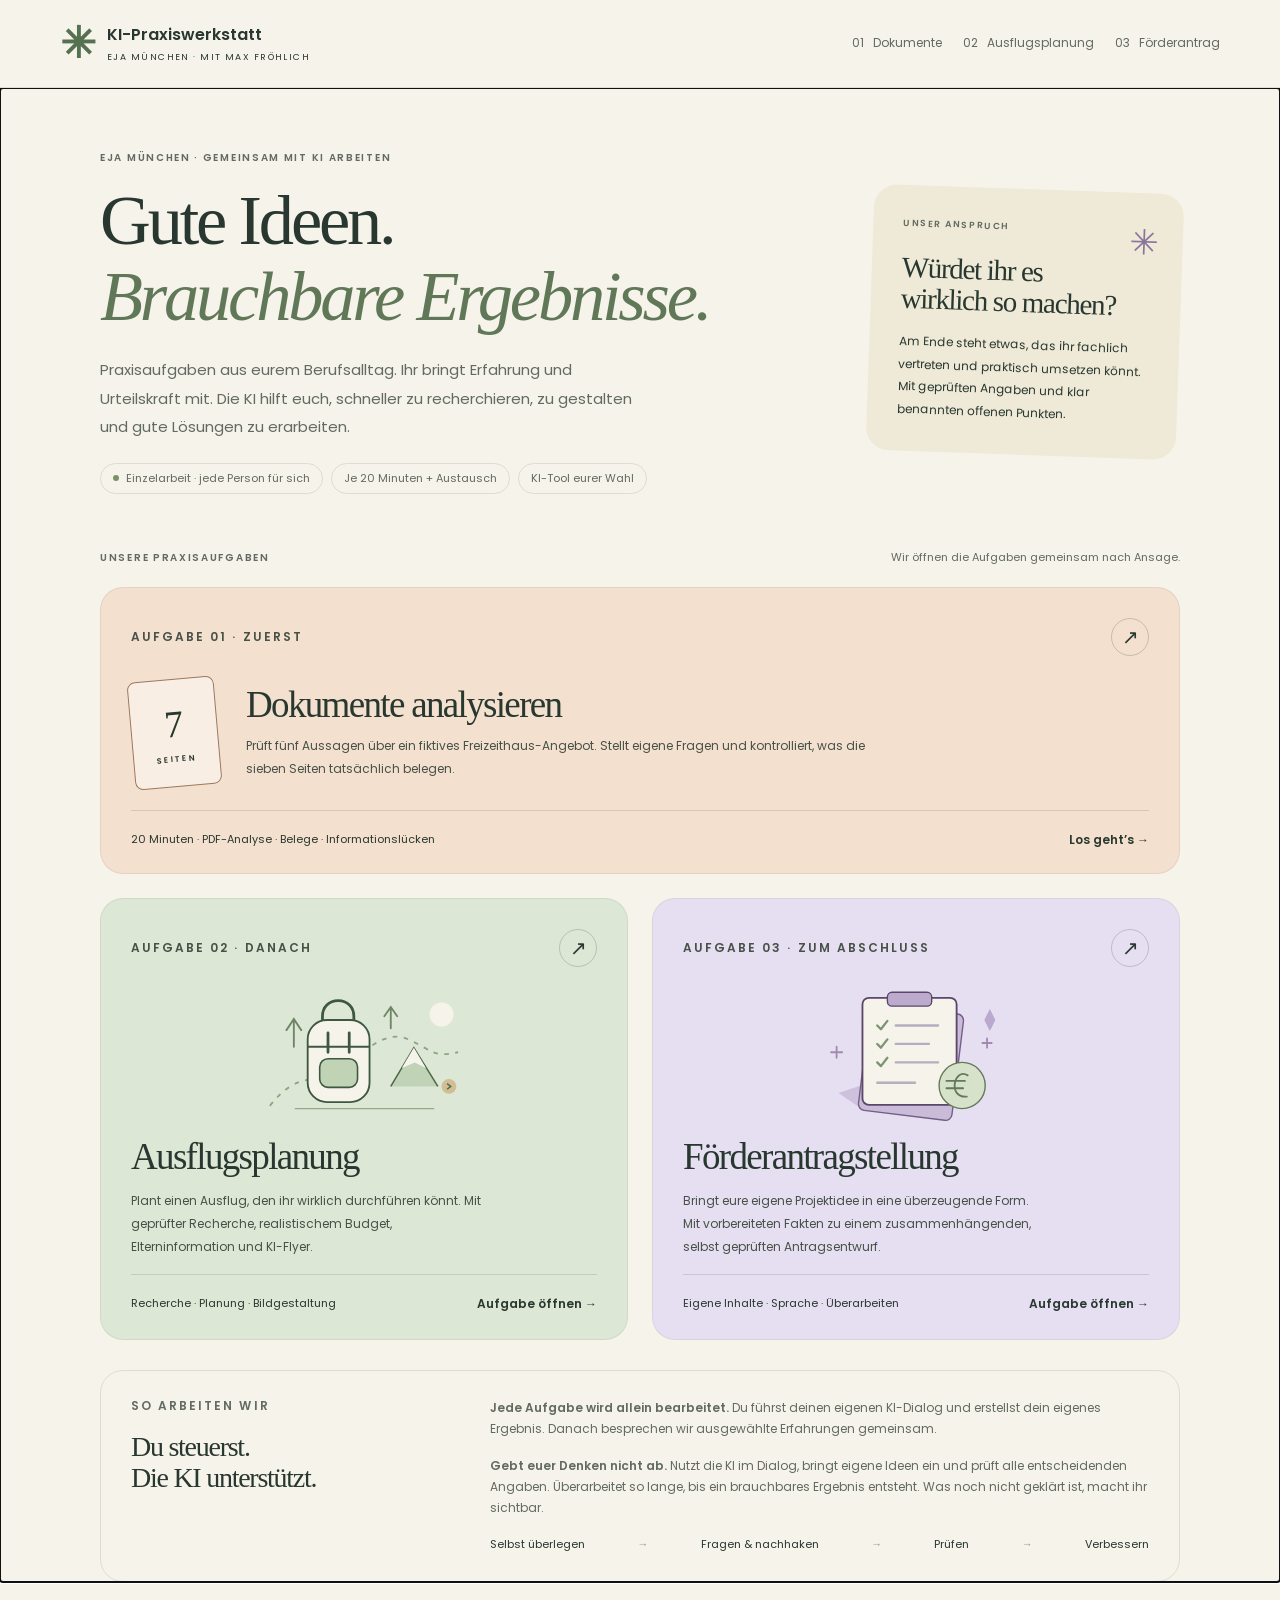
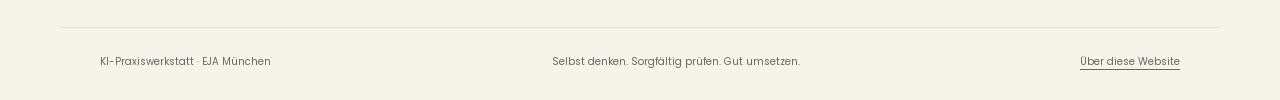
<file: index.html>
<!doctype html>
<html lang="de">
<head>
  <meta charset="utf-8">
  <meta name="viewport" content="width=device-width, initial-scale=1">
  <meta name="theme-color" content="#f6f3eb">
  <meta name="description" content="Praxisaufgaben für den KI-Workshop: Ausflugsplanung, Förderantrag und Dokumentanalyse mit Belegpflicht.">
  <title>KI-Praxiswerkstatt · EJA München</title>
  <link rel="icon" href="assets/favicon.svg" type="image/svg+xml">
  <link rel="stylesheet" href="styles.css?v=823977526e">
  <script src="document-task.js?v=47b01a3fd8" defer></script>
  <script src="grant-task.js?v=fd511500db" defer></script>
  <script src="app.js?v=b18a80e01c" defer></script>
</head>
<body>
  <a class="skip-link" href="#main">Zum Inhalt</a>
  <header class="site-header"><div class="header-inner">
    <a class="brand" href="#start" aria-label="KI-Praxiswerkstatt – Startseite"><span class="brand-mark" aria-hidden="true">✳</span><span>KI-Praxiswerkstatt<small>EJA MÜNCHEN · MIT MAX FRÖHLICH</small></span></a>
    <nav aria-label="Hauptnavigation"><a href="#dokumente" data-nav="dokumente" aria-label="Aufgabe 1: Dokumente analysieren">01 <span>Dokumente</span></a><a href="#ausflug" data-nav="ausflug" aria-label="Aufgabe 2: Ausflugsplanung">02 <span>Ausflugsplanung</span></a><a href="#foerderantrag" data-nav="foerderantrag" aria-label="Aufgabe 3: Förderantrag">03 <span>Förderantrag</span></a></nav>
  </div></header>
  <main id="main" tabindex="-1"></main>
  <footer class="site-footer"><span>KI-Praxiswerkstatt · EJA München</span><span>Selbst denken. Sorgfältig prüfen. Gut umsetzen.</span><button class="text-button" data-action="privacy">Über diese Website</button></footer>
  <dialog id="privacy-dialog"><button class="dialog-close" data-action="close-dialog" aria-label="Schließen">×</button><p class="eyebrow">Über diese Website</p><h2>Ein Arbeitsblatt im Browser.</h2><p>Die Website beschreibt die Workshopaufgaben. Jede Person bearbeitet die Aufgaben allein in einem KI-Tool und einem eigenen Dokument ihrer Wahl. Eure Ergebnisse werden hier nicht hochgeladen.</p><p>Häkchen der Checklisten werden ausschließlich in diesem Browser gespeichert. Es gibt keine gemeinsame Auswertung, kein Tracking und keine eingebetteten Fremddienste. Externe Links führen zu den jeweils genannten Anbietern; dort gelten deren Hinweise. Beim Hosting über GitHub Pages verarbeitet GitHub die technisch nötigen Verbindungsdaten.</p><p>Die Förderaufgabe ist eine Simulation. Der Originalantrag stammt von der BuntStiftung München; die Stiftung ist weder Veranstalterin noch Partnerin dieses Workshops. Alle Übungsdaten sind erfunden.</p><button class="button button-dark" data-action="close-dialog">Verstanden</button></dialog>
  <div id="toast" role="status" aria-live="polite"></div>
</body>
</html>
</file>
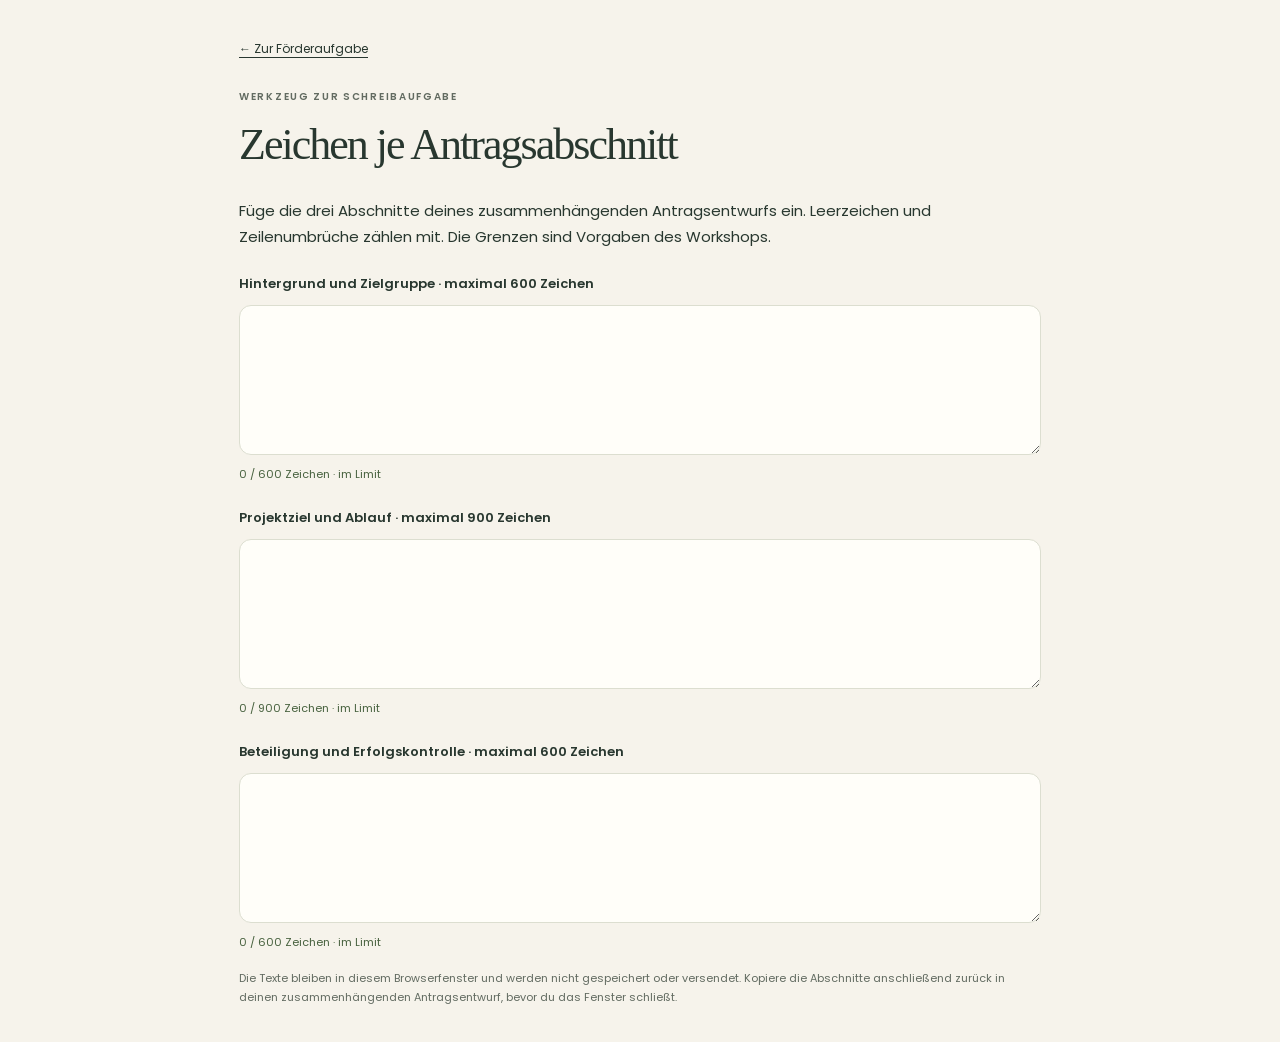
<file: materialien/zeichencounter.html>
<!doctype html>
<html lang="de"><head><meta charset="utf-8"><meta name="viewport" content="width=device-width,initial-scale=1"><title>Zeichen je Antragsabschnitt · KI-Praxiswerkstatt</title><link rel="stylesheet" href="../styles.css"><style>main{max-width:850px;margin:auto;padding:35px 24px}.field{display:block;margin-top:22px;font-weight:600;font-size:13px}textarea{display:block;width:100%;min-height:150px;margin:10px 0;padding:15px;border:1px solid var(--line);border-radius:12px;font:13px/1.7 Poppins,Arial,sans-serif;color:var(--ink);background:var(--white);resize:vertical}textarea:focus-visible{outline:3px solid #685089;outline-offset:3px}.count{font-size:11px;color:#47613e}.count.over{color:#9c382e}h1{font-size:44px}.back{font-size:12px}.button-row{margin:25px 0}.hint{font-size:11px;color:var(--muted)}</style></head>
<body><main><a class="back" href="../#foerderantrag">← Zur Förderaufgabe</a><p class="eyebrow" style="margin-top:28px">Werkzeug zur Schreibaufgabe</p><h1>Zeichen je Antragsabschnitt</h1><p>Füge die drei Abschnitte deines zusammenhängenden Antragsentwurfs ein. Leerzeichen und Zeilenumbrüche zählen mit. Die Grenzen sind Vorgaben des Workshops.</p><label class="field" for="background">Hintergrund und Zielgruppe · maximal 600 Zeichen</label><textarea id="background" data-limit="600" aria-describedby="background-count"></textarea><p id="background-count" class="count">0 / 600 Zeichen · im Limit</p><label class="field" for="project">Projektziel und Ablauf · maximal 900 Zeichen</label><textarea id="project" data-limit="900" aria-describedby="project-count"></textarea><p id="project-count" class="count">0 / 900 Zeichen · im Limit</p><label class="field" for="participation">Beteiligung und Erfolgskontrolle · maximal 600 Zeichen</label><textarea id="participation" data-limit="600" aria-describedby="participation-count"></textarea><p id="participation-count" class="count">0 / 600 Zeichen · im Limit</p><p class="hint">Die Texte bleiben in diesem Browserfenster und werden nicht gespeichert oder versendet. Kopiere die Abschnitte anschließend zurück in deinen zusammenhängenden Antragsentwurf, bevor du das Fenster schließt.</p></main><script>document.querySelectorAll('textarea').forEach(field=>field.addEventListener('input',()=>{const n=[...field.value].length;const limit=Number(field.dataset.limit);const output=document.getElementById(field.id+'-count');output.textContent=n+' / '+limit+' Zeichen · '+(n>limit?(n-limit)+' zu viel':'im Limit');output.classList.toggle('over',n>limit);field.setAttribute('aria-invalid',String(n>limit));}));</script></body></html>
</file>
<file: styles.css>
@font-face{font-family:Poppins;src:url('assets/fonts/poppins-regular.ttf') format('truetype');font-weight:400;font-display:swap}
@font-face{font-family:Poppins;src:url('assets/fonts/poppins-semibold.ttf') format('truetype');font-weight:600 800;font-display:swap}
:root{--paper:#f6f3eb;--ink:#28372f;--muted:#626b61;--line:#dcded0;--sage:#dce8d5;--sage-strong:#b9d0ad;--lilac:#e6dff1;--peach:#f4e0ce;--cream:#efead8;--white:#fffef9;--radius:23px}
*{box-sizing:border-box}html{scroll-behavior:smooth;scroll-padding-top:110px}body{margin:0;background:var(--paper);color:var(--ink);font:15px/1.75 Poppins,Arial,sans-serif}button,a,input,summary{-webkit-tap-highlight-color:transparent}a{color:inherit;text-underline-offset:4px}button,input{font:inherit}button,a,summary{touch-action:manipulation}button{cursor:pointer}a:focus-visible,button:focus-visible,summary:focus-visible,input:focus-visible{outline:3px solid #685089;outline-offset:5px}h1,h2,h3,p{margin-top:0}h1,h2{font-family:Georgia,'Times New Roman',serif;font-weight:400;letter-spacing:-.045em;line-height:1.08}h1{font-size:clamp(48px,5.5vw,78px)}h2{font-size:38px}h3{font-size:18px;line-height:1.45;font-weight:600}p{margin-bottom:16px}p:last-child{margin-bottom:0}small{font-size:12px}strong{font-weight:600}svg{display:block;max-width:100%}.skip-link{position:fixed;top:-100px;left:20px;background:var(--white);padding:12px;z-index:20}.skip-link:focus{top:10px}.site-header{position:sticky;top:0;z-index:5;background:rgba(246,243,235,.96);border-bottom:1px solid var(--line);backdrop-filter:blur(12px)}.header-inner{max-width:1240px;padding:22px 40px;margin:auto;display:flex;justify-content:space-between;gap:30px;align-items:center}.brand{display:flex;gap:11px;align-items:center;text-decoration:none;line-height:1.4;font-size:16px;font-weight:600}.brand-mark{font-size:43px;line-height:1;color:#55714f}.brand small{display:block;font-size:9px;letter-spacing:.16em;font-weight:400;margin-top:5px}.site-header nav{display:flex;gap:30px}.site-header nav a{font-size:12px;text-decoration:none;color:var(--muted);padding:7px 0;border-bottom:2px solid transparent}.site-header nav a.active{color:var(--ink);border-color:#55714f}.site-header nav span{margin-left:6px}.container{max-width:1160px;margin:0 auto;padding:0 40px}.eyebrow{font:600 10px/1.5 Poppins,Arial,sans-serif;letter-spacing:.17em;text-transform:uppercase;color:var(--muted);margin-bottom:17px}.hero{display:grid;grid-template-columns:1.8fr 1fr;gap:55px;align-items:center;padding-top:62px;padding-bottom:45px}.hero h1{margin-bottom:22px}.hero h1 em{font-weight:400;color:#607858}.lead{font-size:15px;line-height:1.9;color:var(--muted);max-width:540px}.hero-note{position:relative;padding:30px;background:var(--cream);border-radius:var(--radius);transform:rotate(2deg);max-width:310px;justify-self:end}.hero-note .note-star{position:absolute;right:24px;top:18px;color:#8c759b;font-size:35px}.hero-note h2{font-size:29px;margin:20px 0 15px}.hero-note p{font-size:12px;line-height:1.9}.hero-note .eyebrow{font-size:9px}.meta{display:flex;flex-wrap:wrap;gap:8px;margin:21px 0 0}.pill{display:inline-flex;align-items:center;gap:7px;border:1px solid var(--line);border-radius:30px;padding:5px 12px;font-size:11px;color:var(--muted);white-space:nowrap}.pill .dot{width:6px;height:6px;border-radius:50%;background:#789269}.section-heading{display:flex;align-items:center;justify-content:space-between;gap:20px;margin:9px 0 20px}.section-heading .eyebrow{margin:0}.section-heading span{font-size:11px;color:var(--muted)}.task-grid{display:grid;grid-template-columns:1fr 1fr;gap:24px}.task-card{position:relative;display:flex;flex-direction:column;padding:30px 30px 25px;border:1px solid rgba(40,55,47,.08);border-radius:var(--radius);text-decoration:none;overflow:hidden;transition:transform .2s,box-shadow .2s}.task-card:hover{transform:translateY(-4px);box-shadow:0 14px 30px #28372f0c}.task-card.sage{background:var(--sage)}.task-card.lilac{background:var(--lilac)}.card-top{display:flex;justify-content:space-between;align-items:center}.card-top .eyebrow{margin:0}.round-arrow{width:38px;height:38px;display:grid;place-items:center;border:1px solid #28372f35;border-radius:50%;font-size:20px}.card-art{height:145px;margin:16px 0 9px;display:flex;justify-content:center;align-items:center}.card-art svg{height:145px;width:240px}.task-card h2{font-size:37px;margin-bottom:13px}.task-card p{font-size:12px;line-height:1.9;max-width:360px;color:#475148}.card-bottom{display:flex;justify-content:space-between;align-items:center;border-top:1px solid #28372f25;margin-top:auto;padding-top:18px;font-size:11px}.card-bottom strong{font-size:12px}.work-principle{margin:30px 0 45px;padding:26px 30px;border:1px solid var(--line);border-radius:var(--radius);display:grid;grid-template-columns:1fr 2fr;gap:30px;align-items:start}.work-principle h2{font-size:28px;margin:0}.work-principle p{font-size:12px;color:var(--muted)}.process{display:flex;align-items:center;justify-content:space-between;gap:12px;font-size:11px;margin-top:17px}.process b{font-weight:400;color:#969c90}.site-footer{max-width:1160px;margin:0 auto;padding:25px 40px 30px;border-top:1px solid var(--line);display:flex;flex-wrap:wrap;gap:16px;justify-content:space-between;font-size:10px;color:var(--muted)}.text-button{background:none;border:0;padding:0;color:inherit;font-size:inherit;text-decoration:underline;text-underline-offset:4px}.breadcrumb{display:inline-block;font-size:11px;color:var(--muted);text-decoration:none;margin:28px 0}.task-hero{position:relative;border-radius:var(--radius);padding:35px 40px;overflow:hidden;margin-bottom:26px}.task-hero.sage{background:var(--sage)}.task-hero.lilac{background:var(--lilac)}.task-hero h1{font-size:clamp(43px,4.5vw,62px);max-width:680px;margin:0 0 20px}.task-hero>p{max-width:650px;font-size:13px;line-height:1.9}.task-hero .meta{margin-top:22px}.task-hero .pill{border-color:#28372f30;color:var(--ink)}.hero-number{position:absolute;right:30px;top:5px;font:400 150px/1.4 Georgia,serif;opacity:.07;pointer-events:none}.task-layout{display:grid;grid-template-columns:190px minmax(0,1fr);gap:35px;align-items:start}.task-sidebar{position:sticky;top:120px;padding:12px 0}.task-sidebar .eyebrow{font-size:9px;margin-bottom:15px}.task-sidebar a{display:block;text-decoration:none;font-size:11px;padding:7px 0;color:var(--muted)}.task-sidebar a:hover{color:var(--ink)}.sidebar-rule{border-top:1px solid var(--line);padding-top:18px;margin-top:18px;font-size:10px;color:var(--muted)}.task-content{min-width:0}.panel{background:var(--white);border:1px solid var(--line);border-radius:var(--radius);padding:29px 32px;margin-bottom:20px;scroll-margin-top:110px}.panel h2{font-size:30px;margin-bottom:20px}.panel h3{font-size:14px;margin:23px 0 10px}.panel p,.panel li{font-size:12px;line-height:1.95}.panel ul,.panel ol{padding-left:20px;margin:12px 0 0}.panel li+li{margin-top:7px}.notice{padding:23px 26px;background:var(--cream);border-radius:18px;margin-bottom:20px;border:1px solid #d9d2b5}.notice h2{font-family:Poppins,Arial,sans-serif;letter-spacing:0;font-weight:600;font-size:16px;line-height:1.4;margin:0 0 10px}.notice p{font-size:12px;line-height:1.95}.notice .eyebrow{font-size:9px;margin-bottom:9px}.notice.reality{background:#e7eddf;border-color:#d2ddc7}.conditions{display:grid;grid-template-columns:1fr 1fr;gap:12px;margin:20px 0}.condition{background:var(--paper);border-radius:12px;padding:16px}.condition span{display:block;font-size:10px;color:var(--muted);margin-bottom:4px}.condition strong{font-size:14px}.freedom{padding:15px 18px;border-left:3px solid var(--sage-strong);background:#f4f7ef;font-size:12px;margin-top:20px}.lilac-accent .freedom{border-color:#b8a3ce;background:#f4f0f9}.step{display:grid;grid-template-columns:36px 1fr;gap:13px;padding:20px 0;border-bottom:1px solid var(--line)}.step:first-of-type{padding-top:3px}.step:last-child{border-bottom:0;padding-bottom:0}.step-number{width:32px;height:32px;border-radius:50%;background:var(--sage);display:grid;place-items:center;font-size:11px}.lilac-accent .step-number{background:var(--lilac)}.step h3{margin:0 0 8px!important;font-size:14px}.step p{margin:0}.step small{display:block;color:var(--muted);font-size:10px;margin-top:8px}.download-list{display:grid;gap:10px;margin-top:20px}.download{display:flex;gap:13px;align-items:center;padding:15px 17px;border:1px solid var(--line);border-radius:13px;text-decoration:none;background:var(--paper)}.download:hover{background:var(--cream)}.download-icon{flex-shrink:0;background:var(--white);border-radius:8px;display:grid;place-items:center;width:39px;height:43px;font-size:9px;border:1px solid var(--line);font-weight:600}.download div{flex:1}.download strong{display:block;font-size:12px}.download small{font-size:10px;line-height:1.6;display:block;color:var(--muted);margin-top:4px}.download-arrow{font-size:21px}.source-note{font-size:10px!important;color:var(--muted);margin:18px 0 0}.source-note a{overflow-wrap:anywhere}.output-list{list-style:none!important;padding:0!important}.output-list li{display:flex;gap:12px;align-items:start;border-bottom:1px solid var(--line);padding:12px 0;margin:0!important}.output-list li:last-child{border:0;padding-bottom:0}.output-list b{font:400 17px Georgia,serif;color:#78856f}.compact-note{padding:15px 17px;background:var(--peach);border-radius:12px;font-size:11px!important;margin-top:20px}.button-row{display:flex;flex-wrap:wrap;gap:9px;margin-top:23px}.button{display:inline-flex;justify-content:center;align-items:center;gap:10px;border-radius:30px;border:1px solid #bac1b4;padding:10px 17px;font-size:11px;background:transparent;text-decoration:none;color:var(--ink);min-height:42px}.button-dark{background:var(--ink);color:var(--white);border-color:var(--ink)}.button:hover{filter:brightness(.95)}details{border-top:1px solid var(--line);padding:17px 0}details:last-child{padding-bottom:0}summary{font-size:12px;font-weight:600;cursor:pointer;list-style:none;display:flex;justify-content:space-between;align-items:center;gap:15px}summary::-webkit-details-marker{display:none}summary:after{content:'+';font-weight:400;font-size:23px;color:var(--muted)}details[open] summary:after{content:'−'}details>div{padding-top:15px}details p{color:var(--muted)}.prompt{border-left:2px solid #b9a4cd;padding:12px 17px;background:#f5f1f8;font-size:12px;color:var(--ink)!important;white-space:pre-line}.checklist{display:grid;gap:0}.check{display:flex;gap:12px;align-items:flex-start;padding:12px 0;border-bottom:1px solid var(--line);font-size:12px;cursor:pointer}.check:last-child{border:0}.check input{width:18px;height:18px;accent-color:#526d48;flex-shrink:0;margin:3px 0 0}.check:has(input:checked) span{color:#6c7864}.check-progress{display:flex;justify-content:space-between;gap:15px;align-items:center;margin:18px 0 6px;font-size:10px;color:var(--muted)}.progress-track{height:4px;background:var(--line);border-radius:5px;margin-bottom:15px;overflow:hidden}.progress-fill{height:100%;background:#7e9a6e;transition:width .2s}.closing{padding:28px 30px;background:var(--sage);border-radius:var(--radius);margin-bottom:36px}.closing.lilac{background:var(--lilac)}.closing h2{font-size:27px;margin-bottom:12px}.closing p{font-size:12px}.closing .button-row{margin-top:18px}.table-wrap{overflow-x:auto;margin:15px 0}table{border-collapse:collapse;width:100%;font-size:11px}th,td{text-align:left;padding:10px 12px;border-bottom:1px solid var(--line);vertical-align:top}th{font-weight:600;background:var(--paper)}.schedule{display:flex;gap:0;list-style:none!important;padding:0!important;margin:20px 0!important}.schedule li{flex:1;font-size:10px;border-top:3px solid #c8d7bd;padding:12px 8px 0 0;margin:0!important}.schedule li strong{display:block;font-size:11px;margin-bottom:6px}.lilac-accent .schedule li{border-color:#c5b6d8}dialog{border:1px solid var(--line);border-radius:24px;background:var(--white);color:var(--ink);padding:40px;max-width:580px;width:calc(100% - 32px);max-height:85dvh}dialog::backdrop{background:#25372f66;backdrop-filter:blur(3px)}dialog h2{font-size:35px}dialog p{font-size:12px;line-height:1.9}.dialog-close{position:absolute;right:16px;top:10px;border:0;background:none;font-size:30px;color:var(--muted)}#toast{position:fixed;bottom:25px;left:50%;transform:translate(-50%,20px);padding:12px 22px;border-radius:25px;background:var(--ink);color:white;font-size:12px;opacity:0;transition:opacity .2s,transform .2s;pointer-events:none;z-index:30;max-width:90vw;text-align:center}#toast.show{opacity:1;transform:translate(-50%,0)}
@media(min-width:1500px){.hero{padding-top:75px;padding-bottom:55px}}
@media(max-width:850px){.header-inner{padding:18px 26px}.site-header nav{gap:18px}.container{padding:0 26px}.hero{gap:25px;grid-template-columns:1.5fr 1fr;padding-top:43px}.hero h1{font-size:56px}.hero-note{padding:24px}.hero-note h2{font-size:25px}.task-card{padding:24px}.task-card h2{font-size:31px}.task-layout{grid-template-columns:150px minmax(0,1fr);gap:22px}.panel{padding:25px}.task-hero{padding:30px}.work-principle{grid-template-columns:1fr 1.7fr;gap:20px}.site-footer{padding-left:26px;padding-right:26px}.site-footer>span:nth-child(2){display:none}}
@media(max-width:620px){body{font-size:14px}.header-inner{padding:13px 20px;gap:12px}.brand{font-size:12px;gap:7px}.brand-mark{font-size:32px}.brand small{font-size:7px;letter-spacing:.1em}.site-header nav{gap:11px}.site-header nav a{font-size:11px;padding:7px 3px}.site-header nav span{display:none}.container{padding:0 20px}.hero{grid-template-columns:1fr;padding-top:35px;padding-bottom:30px;gap:25px}.hero h1{font-size:51px;margin-bottom:20px}.hero .lead{font-size:12px}.hero .eyebrow{font-size:9px}.hero-note{transform:none;max-width:none;width:100%;padding:20px 23px;justify-self:stretch}.hero-note h2{font-size:25px;margin:0 35px 9px 0}.hero-note .eyebrow{margin-bottom:10px}.hero-note p{font-size:11px}.hero-note .note-star{top:16px;right:19px}.meta{gap:6px;margin-top:17px}.pill{font-size:10px;padding:4px 10px}.section-heading{align-items:start;gap:15px}.section-heading span{font-size:9px;max-width:140px;text-align:right}.task-grid{grid-template-columns:1fr;gap:17px}.task-card{padding:24px}.card-art{height:125px;margin:5px 0 12px}.card-art svg{height:125px}.task-card h2{font-size:35px}.task-card p{font-size:12px}.work-principle{grid-template-columns:1fr;gap:17px;padding:23px;margin-top:23px;margin-bottom:30px}.work-principle h2{font-size:27px}.process{flex-wrap:wrap;justify-content:start;gap:8px;font-size:10px}.site-footer{padding:20px;gap:10px;font-size:9px}.breadcrumb{margin:22px 0;font-size:10px}.task-hero{padding:26px 23px;margin-bottom:20px}.task-hero h1{font-size:43px;line-height:1.07}.task-hero>p{font-size:12px}.hero-number{font-size:110px;top:10px;right:15px}.task-layout{display:block}.task-sidebar{position:static;display:flex;gap:16px;overflow:auto;white-space:nowrap;padding:0 0 15px;margin-bottom:10px}.task-sidebar .eyebrow,.task-sidebar .sidebar-rule{display:none}.task-sidebar a{font-size:10px;padding:3px 0}.panel{padding:23px 20px;border-radius:19px}.panel h2{font-size:28px}.panel p,.panel li{font-size:12px}.notice{padding:21px 20px}.conditions{gap:9px}.condition{padding:13px 12px}.condition strong{font-size:12px}.condition span{font-size:9px}.step{gap:10px;grid-template-columns:30px 1fr}.step-number{width:27px;height:27px;font-size:10px}.step h3{font-size:13px}.download{padding:13px 12px;gap:10px}.download strong{font-size:11px}.download small{font-size:9px}.schedule{display:grid!important;grid-template-columns:1fr 1fr;gap:14px!important}.closing{padding:24px 21px}.closing h2{font-size:27px}.check{font-size:11px}.check-progress{font-size:9px}.button{font-size:10px}.table-wrap{margin-left:-5px;margin-right:-5px}th,td{padding:9px 7px}.panel .eyebrow{font-size:9px}dialog{padding:32px 24px}.task-hero .eyebrow{font-size:9px}}
@media(max-width:620px){html{scroll-padding-top:85px}.task-card h2{font-size:clamp(25px,8.1vw,35px)}.panel{scroll-margin-top:0}.card-bottom{gap:10px}.card-bottom strong{flex-shrink:0}}
@media(prefers-reduced-motion:reduce){html{scroll-behavior:auto}*{transition:none!important}}
@media print{body{background:white;color:#111;font:11px/1.5 Arial,sans-serif}.site-header,.site-footer,.task-sidebar,.button-row,.breadcrumb,.closing,#toast,dialog,.check-progress,.progress-track{display:none!important}.container{max-width:none;padding:0}.task-layout{display:block}.task-hero,.panel,.notice{break-inside:avoid;border:1px solid #ccc;background:white!important;padding:16px;margin-bottom:15px}.task-hero h1{font-size:32px}.panel h2{font-size:24px}.hero-number{display:none}details{display:none}details[open]{display:block}.task-content p,.task-content li{font-size:11px}.download{background:white}.download-arrow{display:none}.hero{padding-top:20px}.task-grid{gap:15px}.task-card{background:white!important}.work-principle{margin:20px 0}.check input{appearance:none;width:12px;height:12px;border:1px solid #888}.check input:checked:after{content:'✓';font-size:10px;display:block;line-height:10px}}

/* Dokumentanalyse: gleicher Aufbau, warmer Pfirsichton. */
.task-card.peach,.task-hero.peach,.closing.peach{background:var(--peach)}
.documents-card{grid-column:1/-1;padding-bottom:23px}
.documents-card-content{display:flex;align-items:center;gap:28px;padding:23px 0}
.documents-card-content h2{font-size:37px;margin-bottom:10px}
.documents-card-content p{max-width:650px;margin:0}
.document-symbol{flex-shrink:0;width:87px;height:108px;display:flex;flex-direction:column;align-items:center;justify-content:center;border:1.5px solid #9c795e;border-radius:8px;background:#fffef980;font:38px/1.3 Georgia,serif;transform:rotate(-5deg)}
.document-symbol span{font:600 8px/1.5 Poppins,Arial,sans-serif;letter-spacing:.18em;margin-top:5px}
.peach-accent .step-number{background:var(--peach)}
.peach-accent .freedom{background:#fbf2ea;border-color:#d5b99f}
.site-header nav{gap:21px}
@media(max-width:850px){.site-header nav{gap:13px}.documents-card-content h2{font-size:32px}}
@media(max-width:620px){.site-header nav{gap:8px}.documents-card-content{gap:18px;align-items:flex-start;padding:22px 0}.document-symbol{width:49px;height:68px;font-size:27px;border-radius:5px;margin-top:5px}.document-symbol span{font-size:6px}.documents-card-content h2{font-size:29px}.documents-card-content p{font-size:11px}.documents-card .card-bottom{align-items:flex-start}.documents-card .card-bottom>span{max-width:170px}.site-header nav a{padding-left:2px;padding-right:2px}}

/* Compact document exercise: one briefing, optional support. */
.compact-help details:first-child{border-top:0;padding-top:0}.compact-document .claim-list{margin-top:15px;padding-left:22px}.compact-document .claim-list li{line-height:1.7}.compact-document .step{padding:17px 0}.compact-document #ergebnis{scroll-margin-top:110px}

/* Short instructions for excursion and grant, with the existing task colors. */
.compact-task .step{padding:17px 0}.compact-task #ergebnis{scroll-margin-top:110px}.working-note{color:var(--muted);font-size:11px!important}.compact-task .step ul{margin-top:10px}.compact-task .step li{line-height:1.8}
</file>
